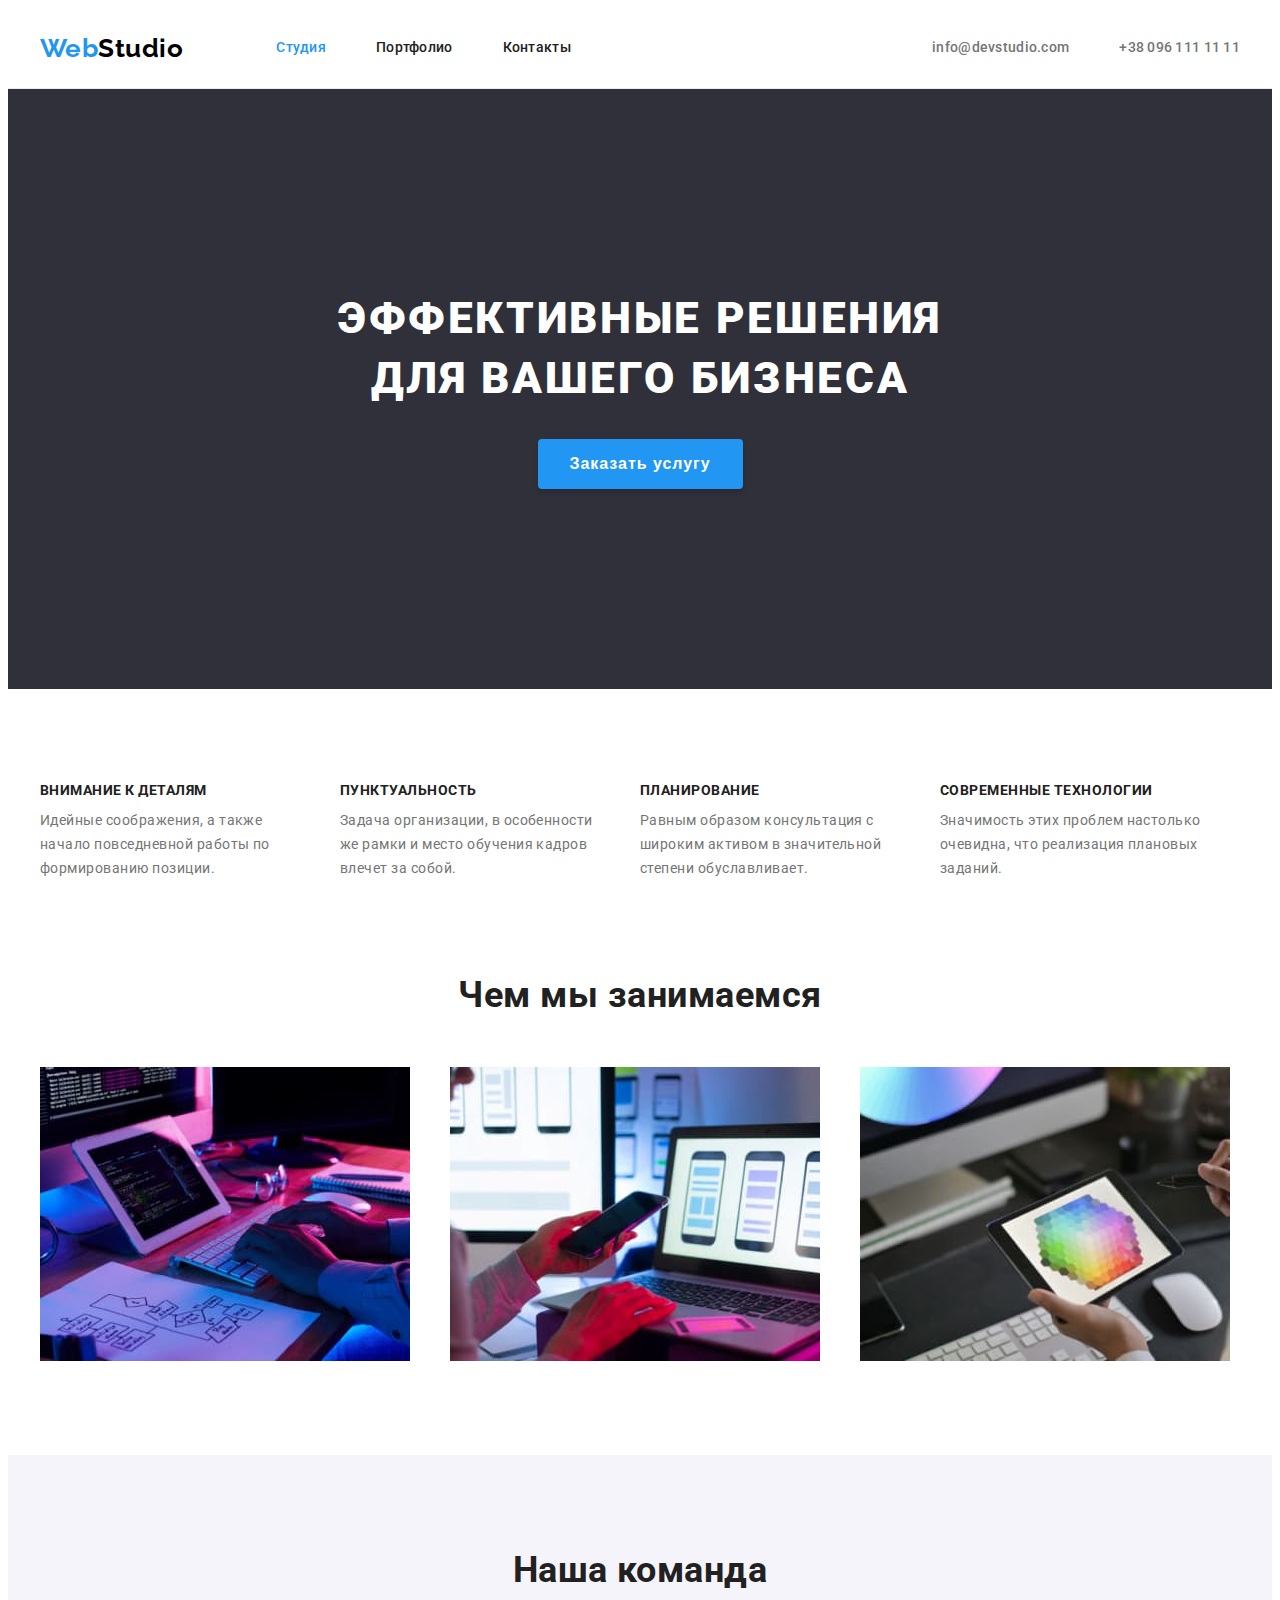
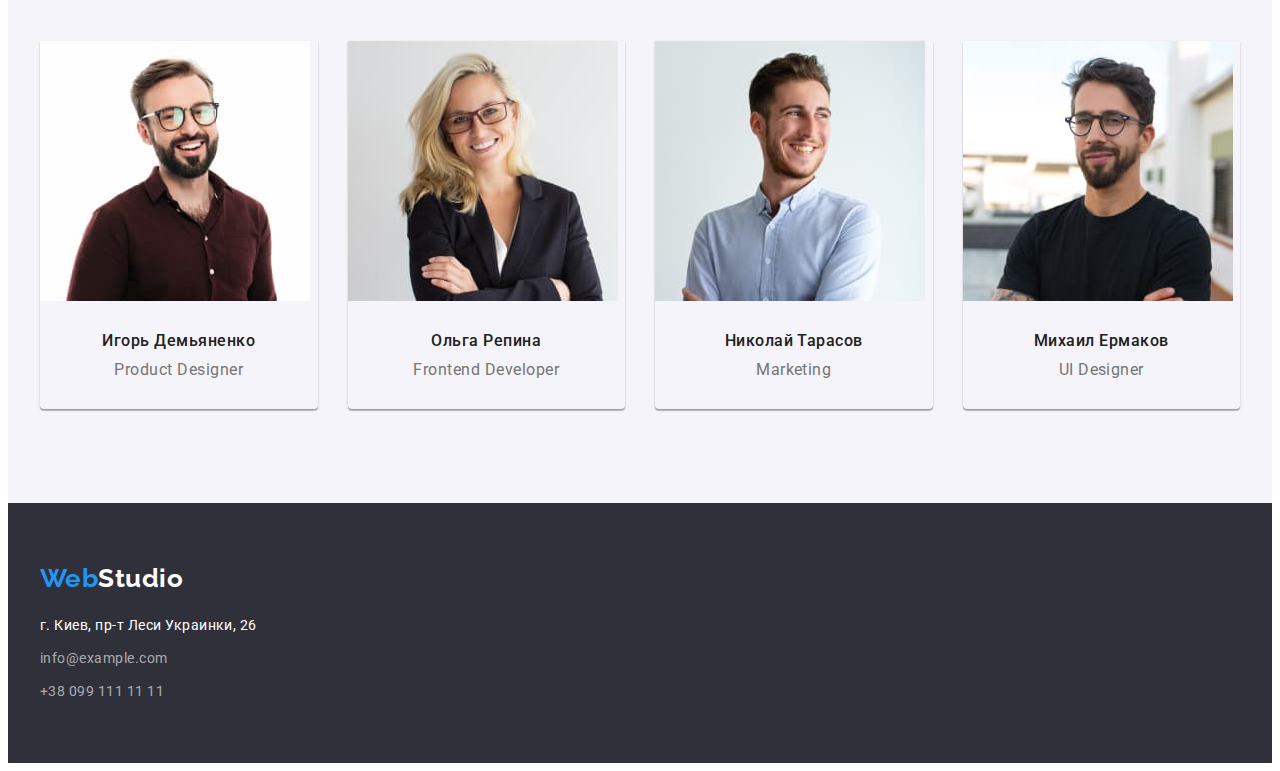
<file: index.html>
<!DOCTYPE html>
<html lang="ru">
  <head>
    <meta charset="UTF-8" />
    <meta http-equiv="X-UA-Compatible" content="IE=edge" />
    <meta name="viewport" content="width=device-width, initial-scale=1.0" />
    <title>Веб-студия</title>
    <link rel="preconnect" href="https://fonts.gstatic.com" />
    <link
      href="https://fonts.googleapis.com/css2?family=Raleway:wght@700&family=Roboto:wght@400;500;700;900&display=swap"
      rel="stylesheet"
    />
    <link
      rel="stylesheet"
      href="https://cdnjs.cloudflare.com/ajax/libs/modern-normalize/1.0.0/modern-normalize.min.css"
      integrity="sha512-ISS7cAi1PEhQ8jnbJpJZMd29NlhNj4AWYyLOSp2CE/CsHxTCu+r+t0D2yoJudVrd0/8fTVPUVDzY5Tvli75u/g=="
      crossorigin="anonymous"
    />
    <link rel="stylesheet" href="./css/styles.css" />
  </head>
  <body>
    <!-- HEADER -->
    <header class="header">
      <div class="container header-container">
        <nav class="navigation">
          <a class="logo-link header-logo link" lang="en" href="./index.html"
            >Web<span class="header-logo-decor">Studio</span></a
          >
          <ul class="menu list">
            <li class="menu-item">
              <a class="menu-link link current-page-item" href="./index.html">Студия</a>
            </li>
            <li class="menu-item">
              <a class="menu-link link" href="./portfolio.html">Портфолио</a>
            </li>
            <li class="menu-item">
              <a class="menu-link link" href="">Контакты</a>
            </li>
          </ul>
        </nav>
        <ul class="contacts-list list">
          <li class="contacts-item">
            <a class="contacts-link link" href="mailto:info@devstudio.com">info@devstudio.com</a>
          </li>
          <li class="contacts-item">
            <a class="contacts-link link" href="tel:+380961111111">+38 096 111 11 11</a>
          </li>
        </ul>
      </div>
    </header>
    <main>
      <!-- HERO -->
      <section class="hero">
        <div class="container">
          <h1 class="hero-title">Эффективные решения для вашего бизнеса</h1>
          <button class="modal-btn" type="button">Заказать услугу</button>
        </div>
      </section>
      <!-- ADVANTAGES -->
      <section class="advantages section">
        <div class="container">
          <h2 class="title visually-hidden">Преимущества студии</h2>
          <ul class="advantages-list list">
            <li class="advantages-list-item">
              <h3 class="advantages-list-item-title">Внимание к деталям</h3>
              <p class="advantages-list-item-description">
                Идейные соображения, а также начало повседневной работы по формированию позиции.
              </p>
            </li>
            <li class="advantages-list-item">
              <h3 class="advantages-list-item-title">Пунктуальность</h3>
              <p class="advantages-list-item-description">
                Задача организации, в особенности же рамки и место обучения кадров влечет за собой.
              </p>
            </li>
            <li class="advantages-list-item">
              <h3 class="advantages-list-item-title">Планирование</h3>
              <p class="advantages-list-item-description">
                Равным образом консультация с широким активом в значительной степени обуславливает.
              </p>
            </li>
            <li class="advantages-list-item">
              <h3 class="advantages-list-item-title">Современные технологии</h3>
              <p class="advantages-list-item-description">
                Значимость этих проблем настолько очевидна, что реализация плановых заданий.
              </p>
            </li>
          </ul>
        </div>
      </section>
      <!-- SERVICES -->
      <section class="services">
        <div class="container">
          <h2 class="title">Чем мы занимаемся</h2>
          <ul class="services-img-list list">
            <li class="services-img-list-item">
              <img
                class="services-img-list-img"
                src="./images/services/service-1.jpg"
                alt="Человек набирает программу на компьютере"
                width="370"
                height="294"
              />
            </li>
            <li class="services-img-list-item">
              <img
                class="services-img-list-img"
                src="./images/services/service-2.jpg"
                alt="Человек смотрит на смартфон и экран ноутбука"
                width="370"
                height="294"
              />
            </li>
            <li class="services-img-list-item">
              <img
                class="services-img-list-img"
                src="./images/services/service-3.jpg"
                alt="Человек выбирает цвет из палитры на планшете"
                width="370"
                height="294"
              />
            </li>
          </ul>
        </div>
      </section>
      <!-- TEAM -->
      <section class="team section">
        <div class="container">
          <h2 class="title">Наша команда</h2>
          <ul class="team-list list">
            <li class="team-list-item">
              <div class="team-list-item-container">
                <div class="team-list-item-thumb">
                  <img
                    class="team-list-item-img"
                    src="./images/team/igor.jpg"
                    alt="Игорь Демьяненко"
                    width="270"
                    height="260"
                  />
                </div>
                <div class="team-list-item-content">
                  <h3 class="team-list-item-title">Игорь Демьяненко</h3>
                  <p class="team-list-item-description" lang="en">Product Designer</p>
                </div>
              </div>
            </li>
            <li class="team-list-item">
              <div class="team-list-item-container">
                <div class="team-list-item-thumb">
                  <img
                    class="team-list-item-img"
                    src="./images/team/olga.jpg"
                    alt="Ольга Репина"
                    width="270"
                    height="260"
                  />
                </div>
                <div class="team-list-item-content">
                  <h3 class="team-list-item-title">Ольга Репина</h3>
                  <p class="team-list-item-description" lang="en">Frontend Developer</p>
                </div>
              </div>
            </li>
            <li class="team-list-item">
              <div class="team-list-item-container">
                <div class="team-list-item-thumb">
                  <img
                    class="team-list-item-img"
                    src="./images/team/nikolai.jpg"
                    alt="Николай Тарасов"
                    width="270"
                    height="260"
                  />
                </div>
                <div class="team-list-item-content">
                  <h3 class="team-list-item-title">Николай Тарасов</h3>
                  <p class="team-list-item-description" lang="en">Marketing</p>
                </div>
              </div>
            </li>
            <li class="team-list-item">
              <div class="team-list-item-container">
                <div class="team-list-item-thumb">
                  <img
                    class="team-list-item-img"
                    src="./images/team/mikhail.jpg"
                    alt="Михаил Ермаков"
                    width="270"
                    height="260"
                  />
                </div>
                <div class="team-list-item-content">
                  <h3 class="team-list-item-title">Михаил Ермаков</h3>
                  <p class="team-list-item-description" lang="en">UI Designer</p>
                </div>
              </div>
            </li>
          </ul>
        </div>
      </section>
    </main>
    <!-- FOOTER -->
    <footer class="footer">
      <div class="container">
        <a class="logo-link footer-logo link" lang="en" href="./index.html"
          >Web<span class="footer-logo-decor">Studio</span></a
        >
        <address class="address">
          <ul class="address-contacts-list list">
            <li class="address-contacts-list-item">
              <a
                class="address-postal-link link"
                href="https://goo.gl/maps/wizfUWT5925E2VPB9"
                target="_blank"
                rel="noopener noreferrer"
                >г. Киев, пр-т Леси Украинки, 26</a
              >
            </li>
            <li class="address-contacts-list-item">
              <a class="address-mail-link link" href="mailto:info@example.com">info@example.com</a>
            </li>
            <li class="address-contacts-list-item">
              <a class="address-tel-link link" href="tel:+380991111111">+38 099 111 11 11</a>
            </li>
          </ul>
        </address>
      </div>
    </footer>
  </body>
</html>
</file>
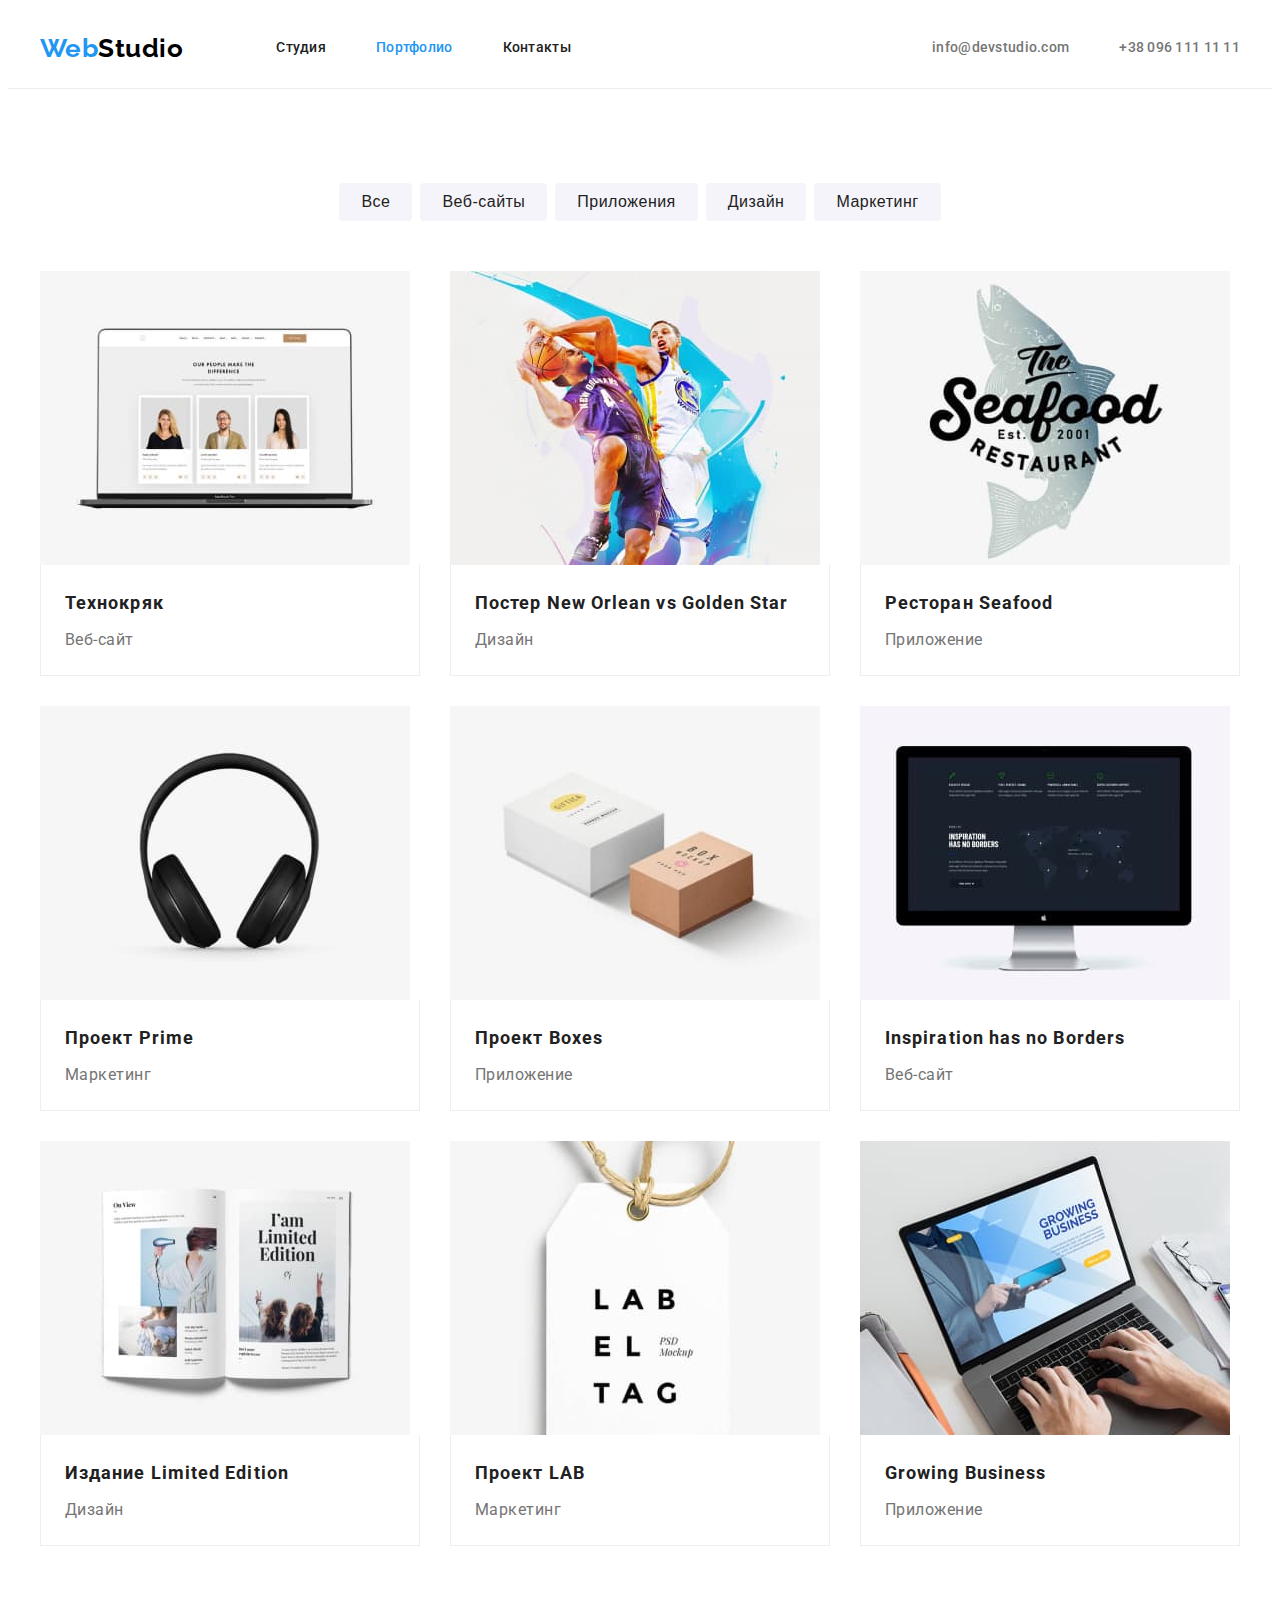
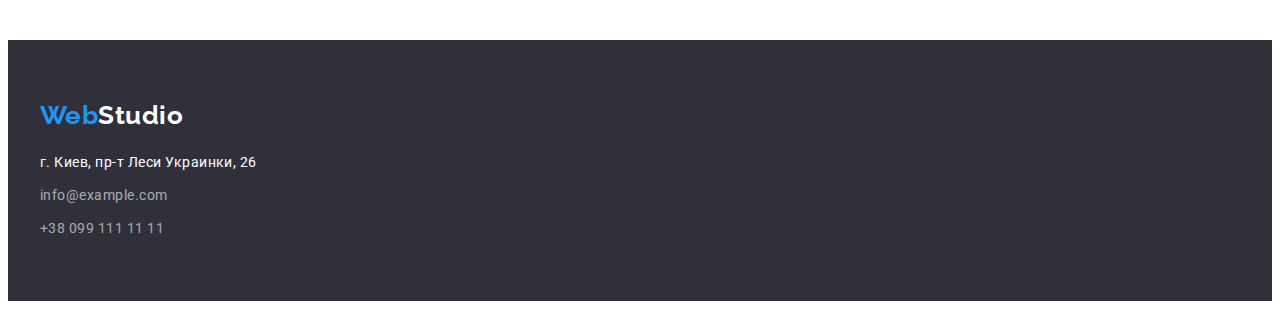
<file: portfolio.html>
<!DOCTYPE html>
<html lang="ru">
  <head>
    <meta charset="UTF-8" />
    <meta http-equiv="X-UA-Compatible" content="IE=edge" />
    <meta name="viewport" content="width=device-width, initial-scale=1.0" />
    <title>Портфолио | Веб-студия</title>
    <link rel="preconnect" href="https://fonts.gstatic.com" />
    <link
      href="https://fonts.googleapis.com/css2?family=Raleway:wght@700&family=Roboto:wght@400;500;700;900&display=swap"
      rel="stylesheet"
    />
    <link
      rel="stylesheet"
      href="https://cdnjs.cloudflare.com/ajax/libs/modern-normalize/1.0.0/modern-normalize.min.css"
      integrity="sha512-ISS7cAi1PEhQ8jnbJpJZMd29NlhNj4AWYyLOSp2CE/CsHxTCu+r+t0D2yoJudVrd0/8fTVPUVDzY5Tvli75u/g=="
      crossorigin="anonymous"
    />
    <link rel="stylesheet" href="./css/styles.css" />
  </head>
  <body>
    <!-- HEADER -->
    <header class="header">
      <div class="container header-container">
        <nav class="navigation">
          <a class="logo-link header-logo link" lang="en" href="./index.html"
            >Web<span class="header-logo-decor">Studio</span></a
          >
          <ul class="menu list">
            <li class="menu-item">
              <a class="menu-link link" href="./index.html">Студия</a>
            </li>
            <li class="menu-item">
              <a class="menu-link link current-page-item" href="./portfolio.html">Портфолио</a>
            </li>
            <li class="menu-item">
              <a class="menu-link link" href="">Контакты</a>
            </li>
          </ul>
        </nav>
        <ul class="contacts-list list">
          <li class="contacts-item">
            <a class="contacts-link link" href="mailto:info@devstudio.com">info@devstudio.com</a>
          </li>
          <li class="contacts-item">
            <a class="contacts-link link" href="tel:+380961111111">+38 096 111 11 11</a>
          </li>
        </ul>
      </div>
    </header>
    <main>
      <!-- WORKS -->
      <section class="works section">
        <div class="container">
          <h1 class="title visually-hidden">Наши работы</h1>
          <ul class="works-filter-btn-list list">
            <li class="works-filter-btn-list-item">
              <button class="works-filter-btn" type="button">Все</button>
            </li>
            <li class="works-filter-btn-list-item">
              <button class="works-filter-btn" type="button">Веб-сайты</button>
            </li>
            <li class="works-filter-btn-list-item">
              <button class="works-filter-btn" type="button">Приложения</button>
            </li>
            <li class="works-filter-btn-list-item">
              <button class="works-filter-btn" type="button">Дизайн</button>
            </li>
            <li class="works-filter-btn-list-item">
              <button class="works-filter-btn" type="button">Маркетинг</button>
            </li>
          </ul>
          <ul class="works-list list">
            <li class="works-list-item">
              <div class="works-list-item-container">
                <a class="works-list-link link" href="">
                  <div class="works-list-item-thumb">
                    <img
                      class="works-list-link-img"
                      src="./images/portfolio/project-1.jpg"
                      alt="Веб-сайт на мониторе ноутбука"
                      width="370"
                      height="294"
                    />
                  </div>
                  <div class="works-list-item-content">
                    <h2 class="works-list-link-title">Технокряк</h2>
                    <p class="works-list-link-description">Веб-сайт</p>
                  </div>
                </a>
              </div>
            </li>
            <li class="works-list-item">
              <div class="works-list-item-container">
                <a class="works-list-link link" href="">
                  <div class="works-list-item-thumb">
                    <img
                      class="works-list-link-img"
                      src="./images/portfolio/project-2.jpg"
                      alt="Два баскетболиста с мячом"
                      width="370"
                      height="294"
                    />
                  </div>
                  <div class="works-list-item-content">
                    <h2 class="works-list-link-title">
                      Постер <span lang="en">New Orlean vs Golden Star</span>
                    </h2>
                    <p class="works-list-link-description">Дизайн</p>
                  </div>
                </a>
              </div>
            </li>
            <li class="works-list-item">
              <div class="works-list-item-container">
                <a class="works-list-link link" href="">
                  <div class="works-list-item-thumb">
                    <img
                      class="works-list-link-img"
                      src="./images/portfolio/project-3.jpg"
                      alt="Логотип ресторана"
                      width="370"
                      height="294"
                    />
                  </div>
                  <div class="works-list-item-content">
                    <h2 class="works-list-link-title">Ресторан <span lang="en">Seafood</span></h2>
                    <p class="works-list-link-description">Приложение</p>
                  </div>
                </a>
              </div>
            </li>
            <li class="works-list-item">
              <div class="works-list-item-container">
                <a class="works-list-link link" href="">
                  <div class="works-list-item-thumb">
                    <img
                      class="works-list-link-img"
                      src="./images/portfolio/project-4.jpg"
                      alt="Наушники"
                      width="370"
                      height="294"
                    />
                  </div>
                  <div class="works-list-item-content">
                    <h2 class="works-list-link-title">Проект <span lang="en">Prime</span></h2>
                    <p class="works-list-link-description">Маркетинг</p>
                  </div>
                </a>
              </div>
            </li>
            <li class="works-list-item">
              <div class="works-list-item-container">
                <a class="works-list-link link" href="">
                  <div class="works-list-item-thumb">
                    <img
                      class="works-list-link-img"
                      src="./images/portfolio/project-5.jpg"
                      alt="Две коробки"
                      width="370"
                      height="294"
                    />
                  </div>
                  <div class="works-list-item-content">
                    <h2 class="works-list-link-title">Проект <span lang="en">Boxes</span></h2>
                    <p class="works-list-link-description">Приложение</p>
                  </div>
                </a>
              </div>
            </li>
            <li class="works-list-item">
              <div class="works-list-item-container">
                <a class="works-list-link link" href="">
                  <div class="works-list-item-thumb">
                    <img
                      class="works-list-link-img"
                      src="./images/portfolio/project-6.jpg"
                      alt="Приложение на экране монитора"
                      width="370"
                      height="294"
                    />
                  </div>
                  <div class="works-list-item-content">
                    <h2 class="works-list-link-title" lang="en">Inspiration has no Borders</h2>
                    <p class="works-list-link-description">Веб-сайт</p>
                  </div>
                </a>
              </div>
            </li>
            <li class="works-list-item">
              <div class="works-list-item-container">
                <a class="works-list-link link" href="">
                  <div class="works-list-item-thumb">
                    <img
                      class="works-list-link-img"
                      src="./images/portfolio/project-7.jpg"
                      alt="Журнал"
                      width="370"
                      height="294"
                    />
                  </div>
                  <div class="works-list-item-content">
                    <h2 class="works-list-link-title">
                      Издание <span lang="en">Limited Edition</span>
                    </h2>
                    <p class="works-list-link-description">Дизайн</p>
                  </div>
                </a>
              </div>
            </li>
            <li class="works-list-item">
              <div class="works-list-item-container">
                <a class="works-list-link link" href="">
                  <div class="works-list-item-thumb">
                    <img
                      class="works-list-link-img"
                      src="./images/portfolio/project-8.jpg"
                      alt="Лейбл"
                      width="370"
                      height="294"
                    />
                  </div>
                  <div class="works-list-item-content">
                    <h2 class="works-list-link-title">Проект <span lang="en">LAB</span></h2>
                    <p class="works-list-link-description">Маркетинг</p>
                  </div>
                </a>
              </div>
            </li>
            <li class="works-list-item">
              <div class="works-list-item-container">
                <a class="works-list-link link" href="">
                  <div class="works-list-item-thumb">
                    <img
                      class="works-list-link-img"
                      src="./images/portfolio/project-9.jpg"
                      alt="Человек набирает на клавиатуре ноутбука"
                      width="370"
                      height="294"
                    />
                  </div>
                  <div class="works-list-item-content">
                    <h2 class="works-list-link-title" lang="en">Growing Business</h2>
                    <p class="works-list-link-description">Приложение</p>
                  </div>
                </a>
              </div>
            </li>
          </ul>
        </div>
      </section>
    </main>
    <!-- FOOTER -->
    <footer class="footer">
      <div class="container">
        <a class="logo-link footer-logo link" lang="en" href="./index.html"
          >Web<span class="footer-logo-decor">Studio</span></a
        >
        <address class="address">
          <ul class="address-contacts-list list">
            <li class="address-contacts-list-item">
              <a
                class="address-postal-link link"
                href="https://goo.gl/maps/wizfUWT5925E2VPB9"
                target="_blank"
                rel="noopener noreferrer"
                >г. Киев, пр-т Леси Украинки, 26</a
              >
            </li>
            <li class="address-contacts-list-item">
              <a class="address-mail-link link" href="mailto:info@example.com">info@example.com</a>
            </li>
            <li class="address-contacts-list-item">
              <a class="address-tel-link link" href="tel:+380991111111">+38 099 111 11 11</a>
            </li>
          </ul>
        </address>
      </div>
    </footer>
  </body>
</html>
</file>
<file: css/styles.css>
:root {
  --main-font: 'Roboto', sans-serif;
  --secondary-font: 'Raleway', sans-serif;
  --accent-color: #2196f3;
  --primary-text-color: #212121;
  --secondary-text-color: #757575;
  --primary-white-color: #fff;
  --primary-black-color: #000;
  --card-set-gap: 30px;
}

h1,
h2,
h3,
h4,
h5,
h6,
p {
  margin-top: 0;
  margin-bottom: 0;
}

ul,
ol {
  margin-top: 0;
  margin-bottom: 0;
  padding-left: 0;
}

img {
  display: block;
  max-width: 100%;
  height: auto;
}

.list {
  list-style: none;
}

.link {
  text-decoration: none;
}

body {
  min-width: 1200px;
  font-family: var(--main-font);
  letter-spacing: 0.03em;
  color: var(--primary-text-color);
  background-color: var(--primary-white-color);
}

.container {
  width: 1200px;
  margin: 0 auto;
  padding-left: 15px;
  padding-right: 15px;
}

.section {
  padding-top: 94px;
  padding-bottom: 94px;
}

/* ============= COMPONENTS ============= */
.logo-link {
  display: block;

  font-family: var(--secondary-font);
  font-weight: 700;
  font-size: 26px;
  line-height: 1.19;
  color: var(--accent-color);
}

.menu .current-page-item {
  color: var(--accent-color);
}

.modal-btn {
  display: block;
  margin: 0 auto;
  padding: 10px 32px;

  font-weight: 700;
  font-size: 16px;
  line-height: 1.88;
  letter-spacing: 0.06em;
  color: var(--primary-white-color);
  background-color: var(--accent-color);
  border: 0 solid var(--accent-color);
  border-radius: 4px;
  box-shadow: 0px 4px 4px rgba(0, 0, 0, 0.15);
  cursor: pointer;
}

.title {
  margin-bottom: 50px;

  font-size: 36px;
  line-height: 1.17;
  text-align: center;
}

.visually-hidden {
  position: absolute;
  width: 1px;
  height: 1px;
  margin: -1px;
  border: 0;
  padding: 0;

  white-space: nowrap;
  clip-path: inset(100%);
  clip: rect(0 0 0 0);
  overflow: hidden;
}
/* ============= END OF COMPONENTS ============= */

/* ============= HEADER ============= */
.header {
  border-bottom-width: 1px;
  border-bottom-style: solid;
  border-bottom-color: #ececec;
}

.header-container {
  display: flex;
  align-items: center;
}

.navigation {
  display: flex;
  align-items: center;
}

.header-logo {
  margin-right: 93px;
}

.header-logo-decor {
  color: var(--primary-black-color);
}

.menu {
  display: flex;
}

.menu-item:not(:last-child) {
  margin-right: 50px;
}

.menu-link {
  display: block;
  padding: 32px 0;

  font-weight: 500;
  font-size: 14px;
  line-height: 1.14;
  letter-spacing: 0.02em;
  color: inherit;
}

.menu-link:hover,
.menu-link:focus {
  color: var(--accent-color);
}

.contacts-list {
  display: flex;
  margin-left: auto;
}

.contacts-item:not(:last-child) {
  margin-right: 50px;
}

.contacts-link {
  display: block;
  padding: 32px 0;

  font-weight: 500;
  font-size: 14px;
  line-height: 1.14;
  letter-spacing: 0.02em;
  color: var(--secondary-text-color);
}

.contacts-link:hover,
.contacts-link:focus {
  color: var(--accent-color);
}
/* ============= END OF HEADER ============= */

/* ============= HERO ============= */
.hero {
  padding: 200px 0;

  background-color: #2f303a;
}

.hero-title {
  max-width: 696px;
  margin: 0 auto 30px;

  font-weight: 900;
  font-size: 44px;
  line-height: 1.36;
  text-align: center;
  letter-spacing: 0.06em;
  text-transform: uppercase;
  color: var(--primary-white-color);
}
/* ============= END OF HERO ============= */

/* ============= ADVANTAGES ============= */
.advantages-list {
  display: flex;
}

.advantages-list-item {
  width: 270px;
}

.advantages-list-item:not(:last-child) {
  margin-right: 30px;
}

.advantages-list-item-title {
  margin-bottom: 10px;

  font-size: 14px;
  line-height: 1.14;
  text-transform: uppercase;
}
.advantages-list-item-description {
  font-size: 14px;
  line-height: 1.71;
  color: var(--secondary-text-color);
}
/* ============= END OF ADVANTAGES ============= */

/* ============= SERVICES ============= */
.services {
  padding-top: 0;
  padding-bottom: 94px;
}

.services-img-list {
  display: flex;
  flex-wrap: wrap;
  margin-left: calc(-1 * var(--card-set-gap));
  margin-top: calc(-1 * var(--card-set-gap));
}

.services-img-list > .services-img-list-item {
  flex-basis: calc(100% / 3 - var(--card-set-gap));
  margin-left: var(--card-set-gap);
  margin-top: var(--card-set-gap);
}
/* ============= END OF SERVICES ============= */

/* ============= TEAM ============= */
.team {
  background-color: #f5f4fa;
}

.team-list {
  display: flex;
  flex-wrap: wrap;
  margin-left: calc(-1 * var(--card-set-gap));
  margin-top: calc(-1 * var(--card-set-gap));
}

.team-list > .team-list-item {
  flex-basis: calc(100% / 4 - var(--card-set-gap));
  margin-left: var(--card-set-gap);
  margin-top: var(--card-set-gap);
}

.team-list-item-container {
  box-shadow: 0px 1px 3px rgba(0, 0, 0, 0.12), 0px 1px 1px rgba(0, 0, 0, 0.14),
    0px 2px 1px rgba(0, 0, 0, 0.2);
  border-radius: 0px 0px 4px 4px;
  overflow: hidden;
}

.team-list-item-content {
  padding: 30px 0;
}

.team-list-item-title {
  margin-bottom: 10px;

  font-weight: 500;
  font-size: 16px;
  line-height: 1.19;
  text-align: center;
}

.team-list-item-description {
  font-size: 16px;
  line-height: 1.19;
  text-align: center;
  color: var(--secondary-text-color);
}
/* ============= END OF TEAM ============= */

/* ============= WORKS ============= */
.works-filter-btn-list {
  display: flex;
  justify-content: center;
  margin: 0 auto;
  margin-bottom: 50px;
}

.works-filter-btn-list-item:not(:last-child) {
  margin-right: 8px;
}

.works-filter-btn {
  display: block;
  padding: 6px 22px;

  letter-spacing: inherit;
  font-weight: 500;
  font-size: 16px;
  line-height: 1.63;
  color: inherit;
  background-color: #f5f4fa;
  border: 0 solid #f5f4fa;
  border-radius: 4px;
  cursor: pointer;
}

.works-filter-btn:hover,
.works-filter-btn:focus {
  color: var(--primary-white-color);
  background-color: var(--accent-color);
  border: 0 solid var(--accent-color);
  border-radius: 4px;
  box-shadow: 0px 3px 1px rgba(0, 0, 0, 0.1), 0px 1px 2px rgba(0, 0, 0, 0.08),
    0px 2px 2px rgba(0, 0, 0, 0.12);
}

.works-list {
  display: flex;
  flex-wrap: wrap;
  margin-left: calc(-1 * var(--card-set-gap));
  margin-top: calc(-1 * var(--card-set-gap));
}

.works-list > .works-list-item {
  flex-basis: calc(100% / 3 - var(--card-set-gap));
  margin-left: var(--card-set-gap);
  margin-top: var(--card-set-gap);
}

.works-list-item-content {
  padding: 20px 24px;

  border: 1px solid #eee;
  border-top: none;
}

.works-list-link-title {
  margin-bottom: 4px;

  font-size: 18px;
  line-height: 2;
  letter-spacing: 0.06em;
  color: var(--primary-text-color);
}

.works-list-link-description {
  font-size: 16px;
  line-height: 1.88;
  color: var(--secondary-text-color);
}
/* ============= END OF WORKS ============= */

/* ============= FOOTER ============= */
.footer {
  padding: 60px 0;

  background-color: #2f303a;
}

.footer-logo {
  margin-bottom: 20px;
}

.footer-logo-decor {
  color: var(--primary-white-color);
}

.address-contacts-list-item {
  font-style: normal;
  font-weight: 400;
  font-size: 14px;
  line-height: 1.71;
}

.address-contacts-list-item:not(:last-child) {
  margin-bottom: 9px;
}

.address-postal-link {
  color: var(--primary-white-color);
}

.address-mail-link,
.address-tel-link {
  color: rgba(255, 255, 255, 0.6);
}
/* ============= END OF FOOTER ============= */ ;
</file>
